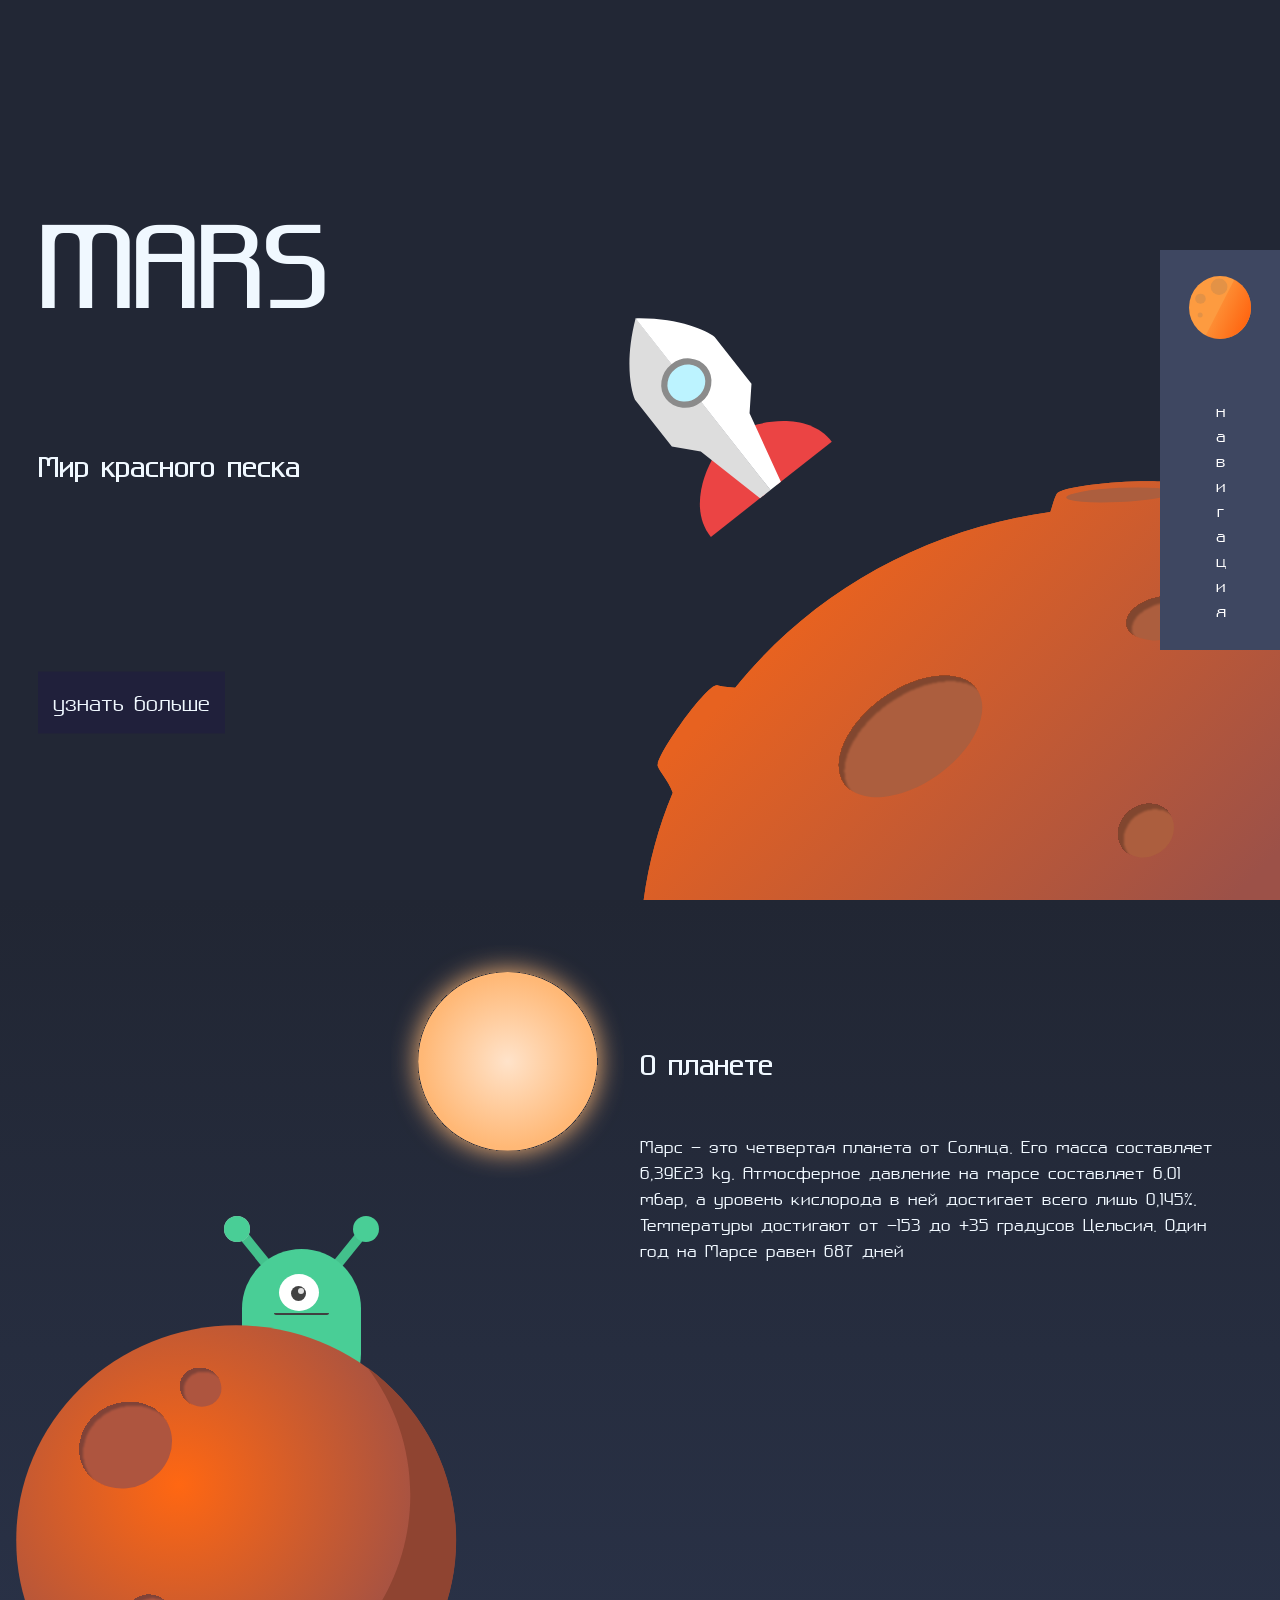
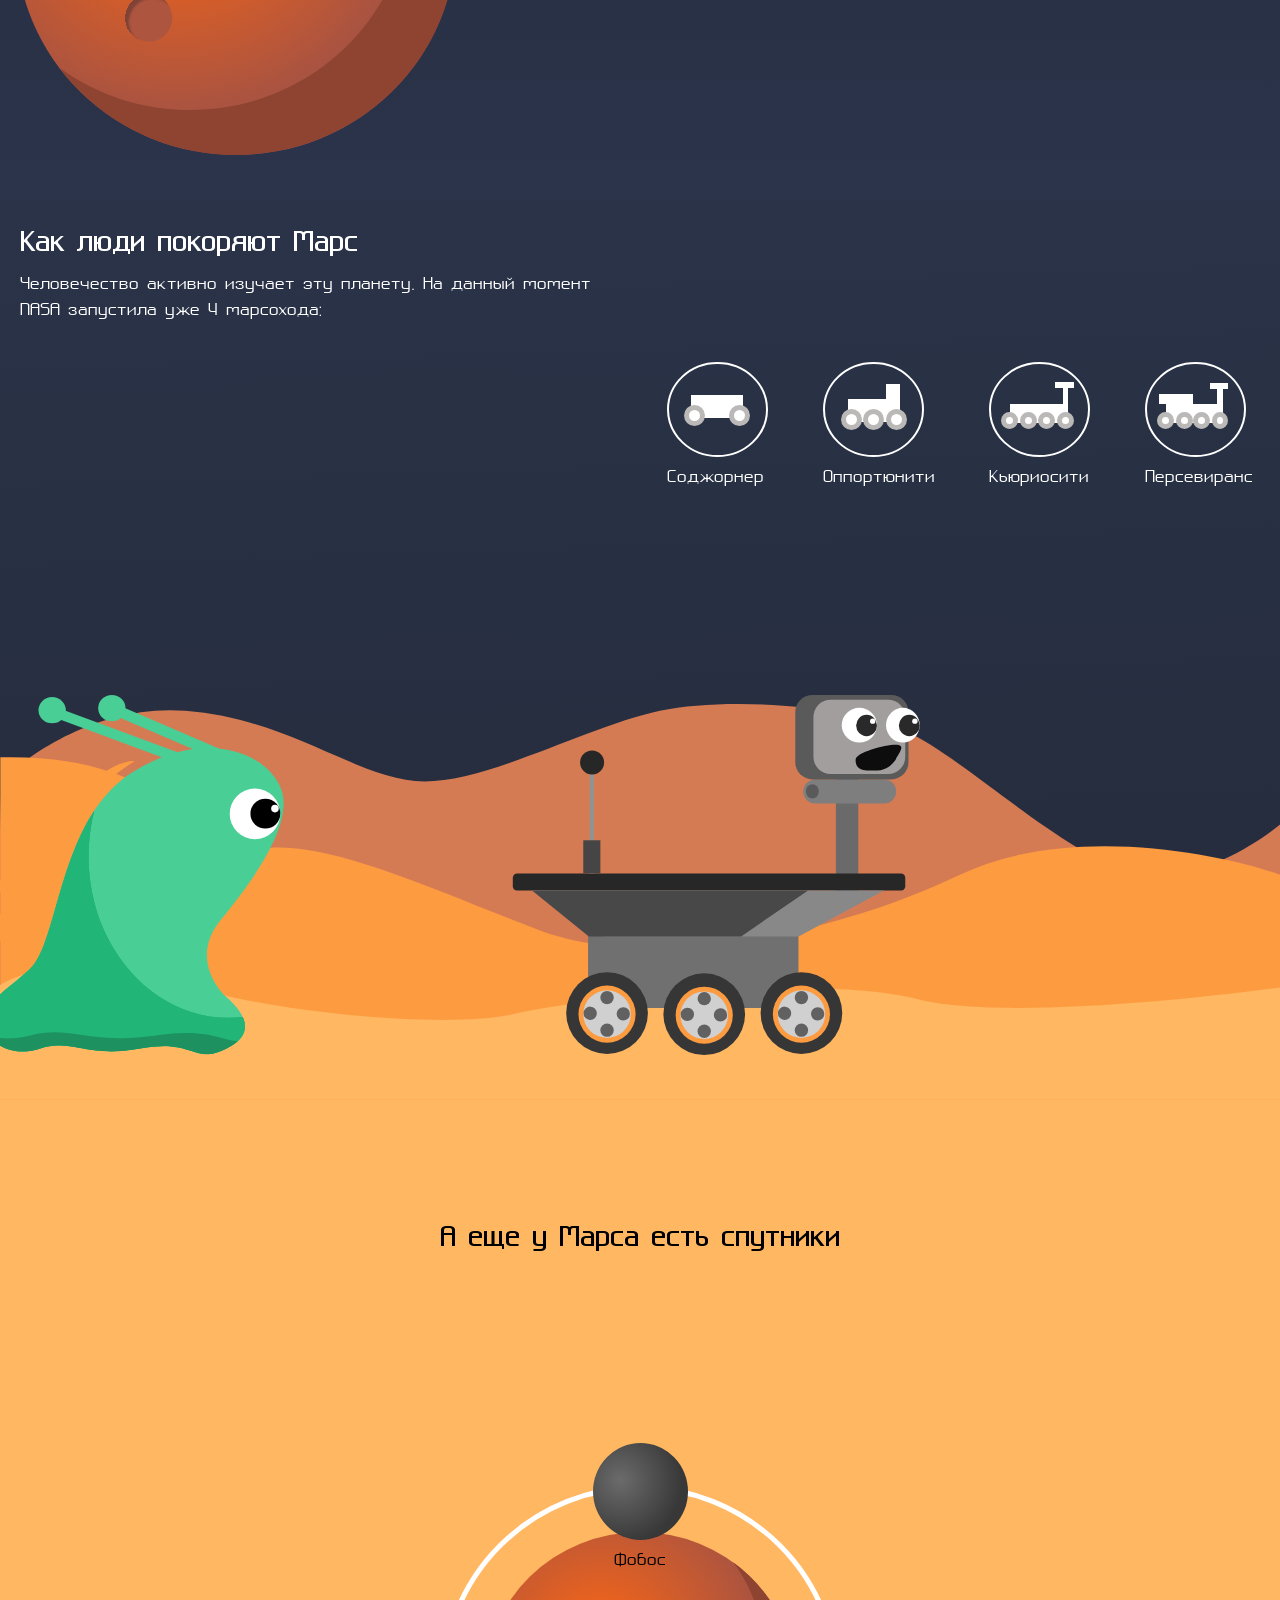
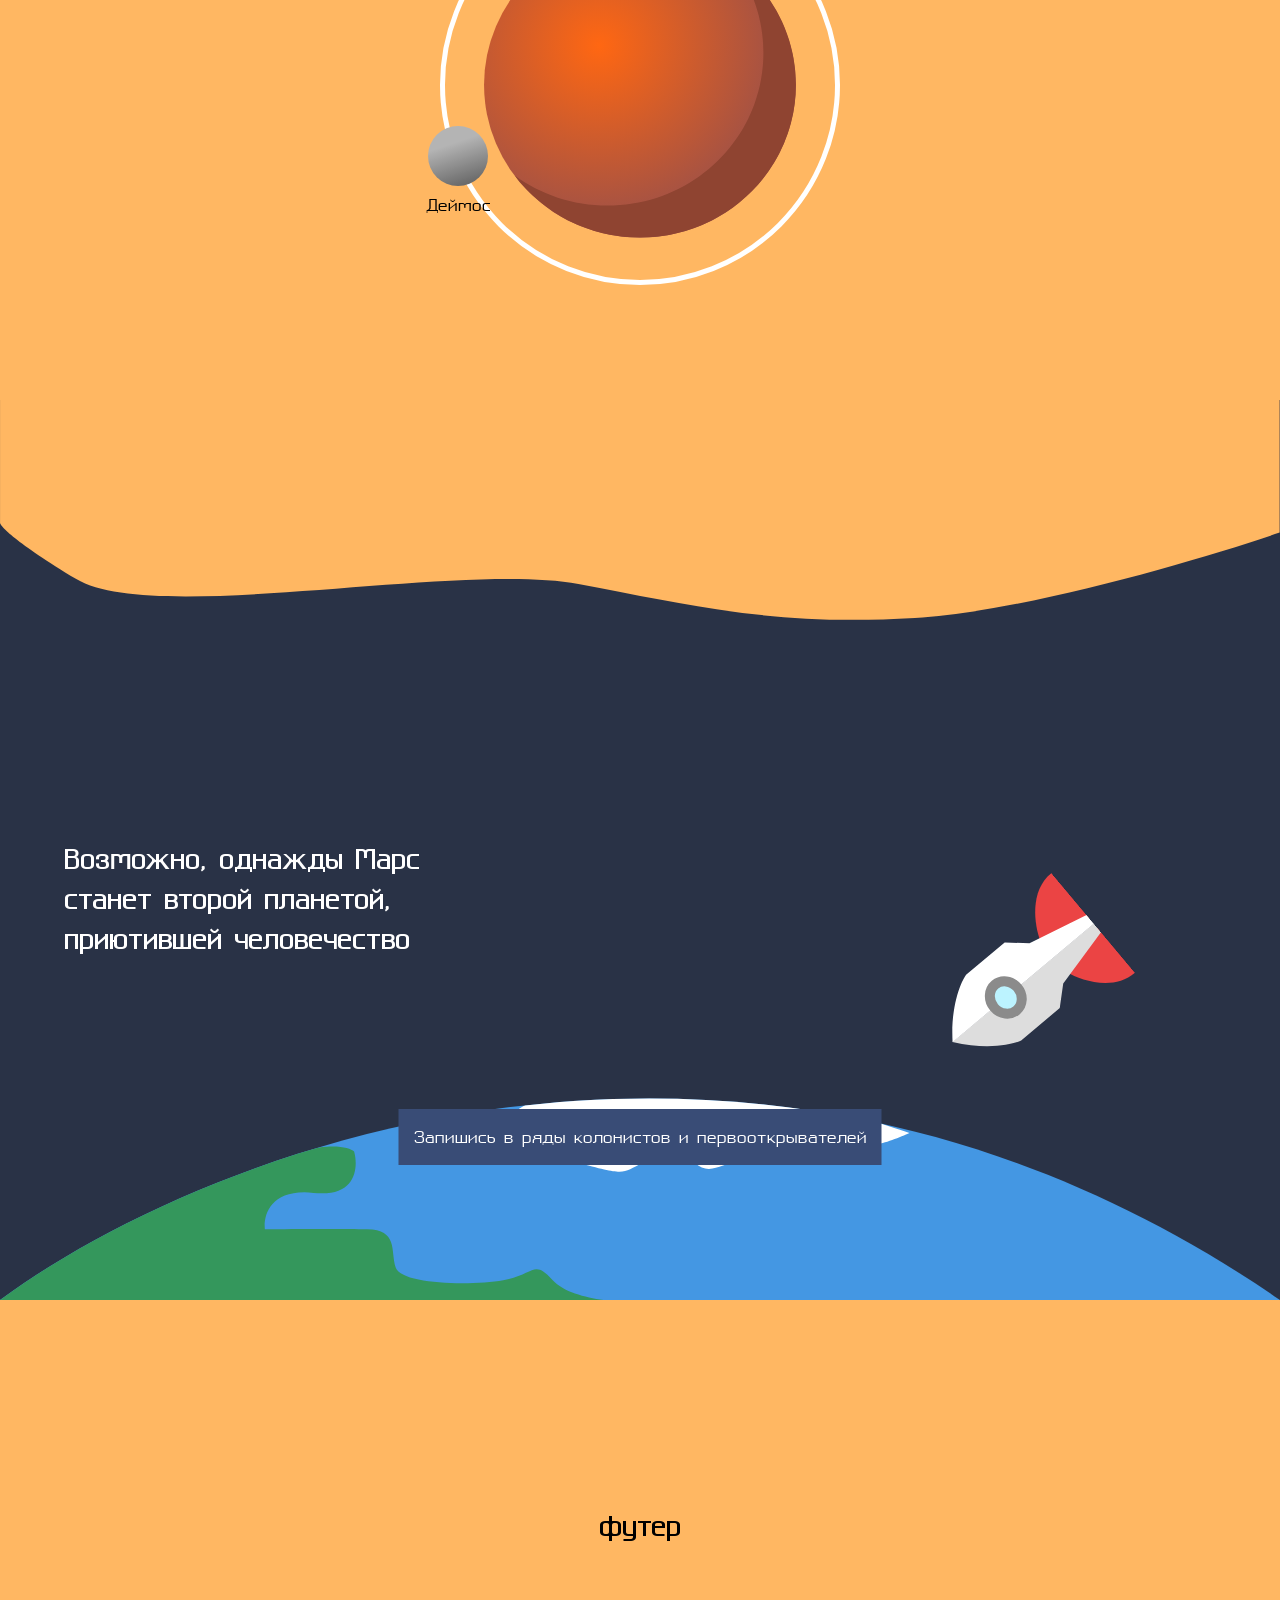
<file: index.html>
<!DOCTYPE html>
<html lang="en">
<head>
    <meta charset="UTF-8">
    <meta name="viewport" content="width=device-width, initial-scale=1.0">
    <link rel="stylesheet" href="style.css">
    <title>Марс</title>
    <link rel="icon" href="img/logo.svg">
</head>
<body>
    <header class="header">
        <div class="header-content">
            <h1 class="header-title">MARS</h1>
            <h2 class="header-subtitle">Мир красного песка</h2>
            <a href="info.html" class="header-link">узнать больше</a>

        </div>
        <img src="img/header-planet.svg" alt="" class="header-planet">
        <img src="img/header-rocket.svg" alt="" class="header-rocket">
    </header>










    <section class="planeta" id="planeta">
        <div class="planeta-left">
            <img src="img/section-2-planets.svg" alt="" class="planeta-planets-img">
            <div class="grinalian"><img src="img/section-2-alien-eye.svg" alt="" class="alien-eye"></div>
        </div>
        <div class="planeta-right">
            <h2 class="planeta-title">О планете</h2>
            <p class="planeta-subtitle">Марс - это четвертая планета от Солнца. Его масса составляет 6,39E23 kg. Атмосферное давление на марсе составляет 6.01 мбар, а уровень кислорода в ней достигает всего лишь 0,145%. Температуры достигают от -153 до +35 градусов Цельсия. Один год на Марсе равен 687 дней</p>
        </div>
    </section>












    
    <section class="spy" id="spy">
        <div class="spy-up">
            <div class="spy-left">
                <h2>Как люди покоряют Марс</h2>
                <p>Человечество активно изучает эту планету. На данный момент NASA запустила уже 4 марсохода:</p>
            </div>
            <div class="spy-right">
                <div class="spy-card"><img src="img/section-3-rover-1-ic.svg" alt="">
                <p>Cоджорнер</p>
                </div>
                <div class="spy-card"><img src="img/section-3-rover-2-ic.svg" alt="">
                <p>Оппортюнити</p>
                </div>
                <div class="spy-card"><img src="img/section-3-rover-3-ic.svg" alt="">
                <p>Кьюриосити</p>
                </div>
                <div class="spy-card"><img src="img/section-3-rover-4-ic.svg" alt="">
                <p>Персевиранс</p>
                </div>
            </div>
        </div>
        <div class="spy-down">
            <img src="img/section-3-alien.svg" alt="" class="spy-alien">
            <img src="img/section-3-rover.svg" alt="" class="spy-spytnik">
        </div>
    </section>



















    <nav class="nav">
        <div class="nav-left">
            <a href="#"><img src="img/logo.svg" alt="" class="nav-left-img"></a>
            <p class="nav-left-p">навигация</p>
        </div>
        <div class="nav-right">
            <a href="#planeta" class="nav-right-a">о планете</a>
            <a href="#cosmos" class="nav-right-a">об изучении</a>
            <a href="#spy" class="nav-right-a">о спутниках</a>
            <a href="#marshuman" class="nav-right-a">о колонизации</a>
        </div>
    </nav>








    <section class="cosmos" id="cosmos">
        <h2>А еще у Марса есть спутники</h2> 
        <div class="cosmos-circle">
            <img  class="cosmos-mars" src="img/section-4-mars.svg" alt="">
            <div class="phobos">
                <img src="img/section-4-phobos.svg" alt="">
                <p>Фобос</p>
            </div>
            <div class="deimos">
                <img src="img/section-4-deimos.svg" alt="">
                <p>Деймос</p>
            </div>
        </div>

    </section>











<section class="marshuman" id="marshuman">
        <h2 class="marshuman-h2">Возможно, однажды Марс станет второй планетой, приютившей человечество</h2>
    <img class="marshuman-rocket" src="img/section-5-rocket.svg" alt="">
    <img class="marshuman-top" src="img/section-5-bg-top.svg" alt="">
    <img class="marshuman-bottom" src="img/section-5-bg-bottom-earth.svg" alt="">
    <a class="marshuman-a" href="info.html">Запишись в ряды колонистов и первооткрывателей</a>

</section>















<footer class="footer">
    <h2 class="fyter">футер</h2>
</footer>





</body>
</html>
</file>
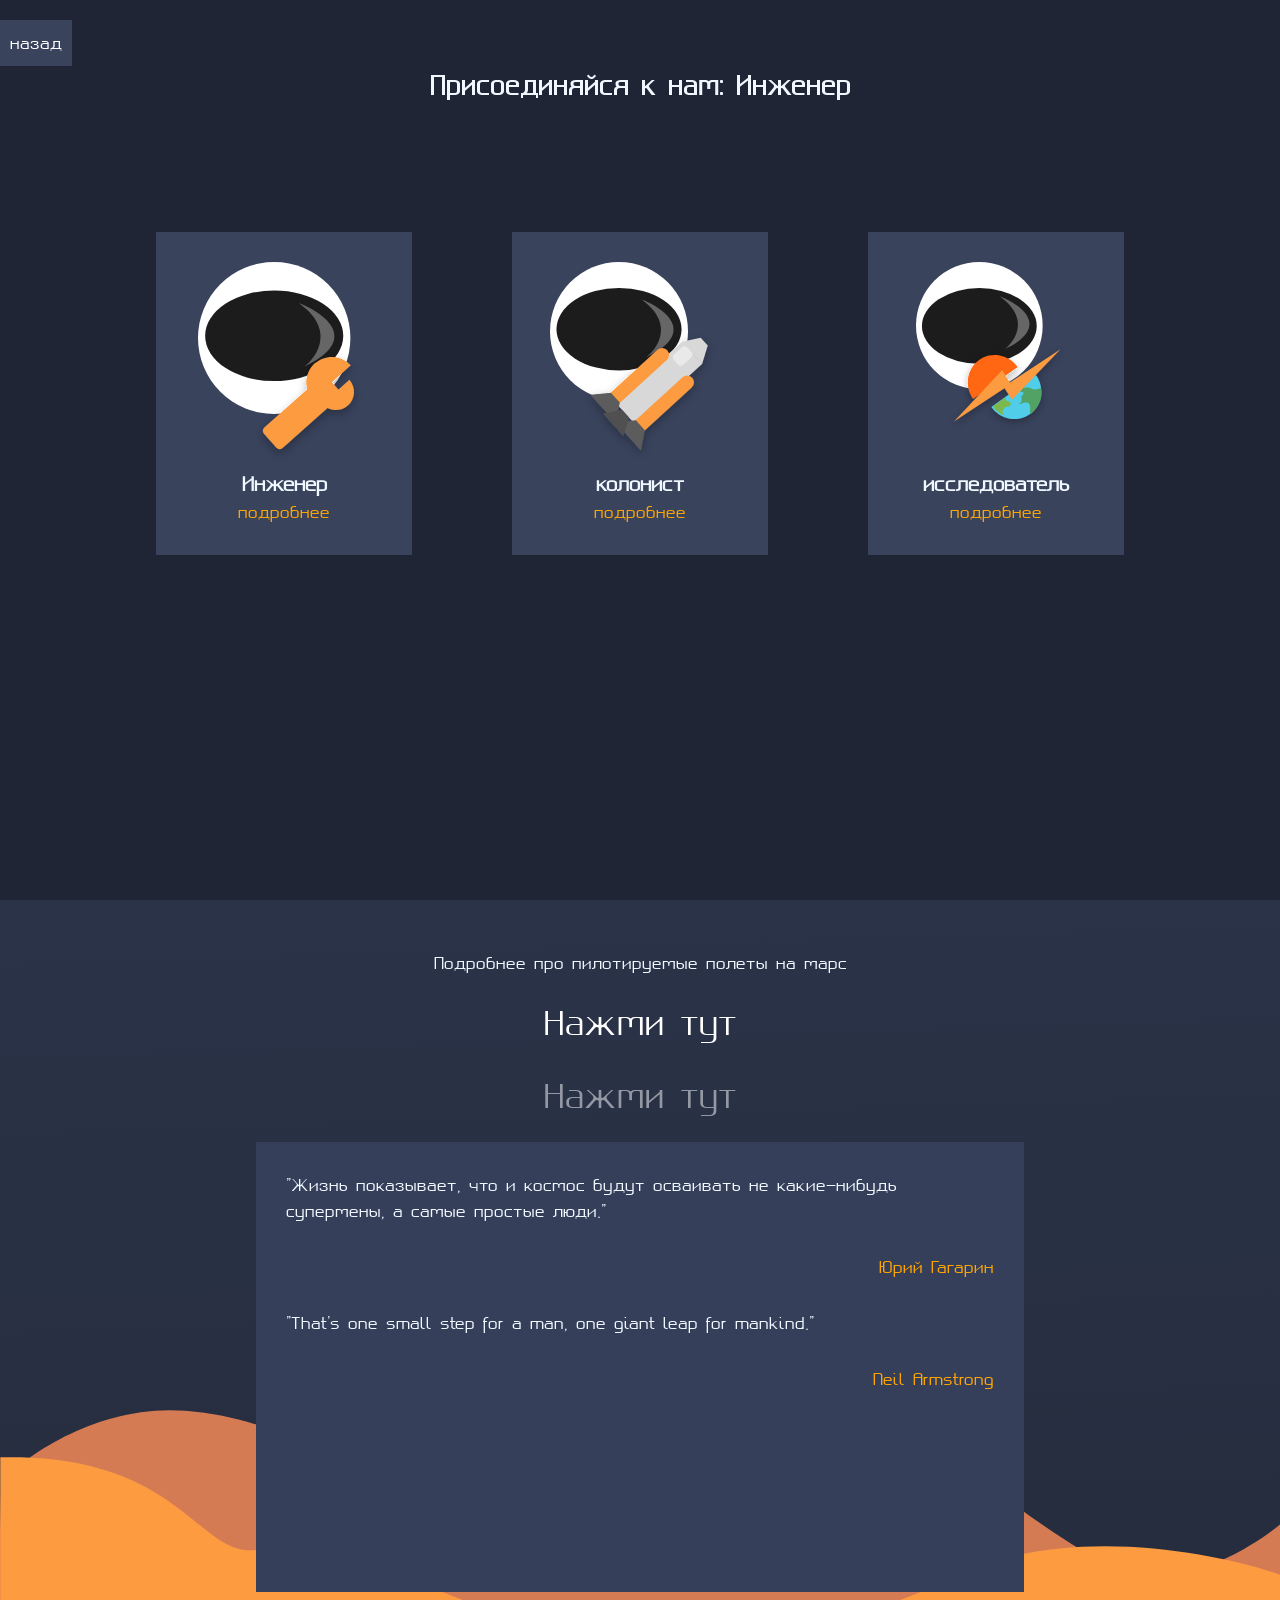
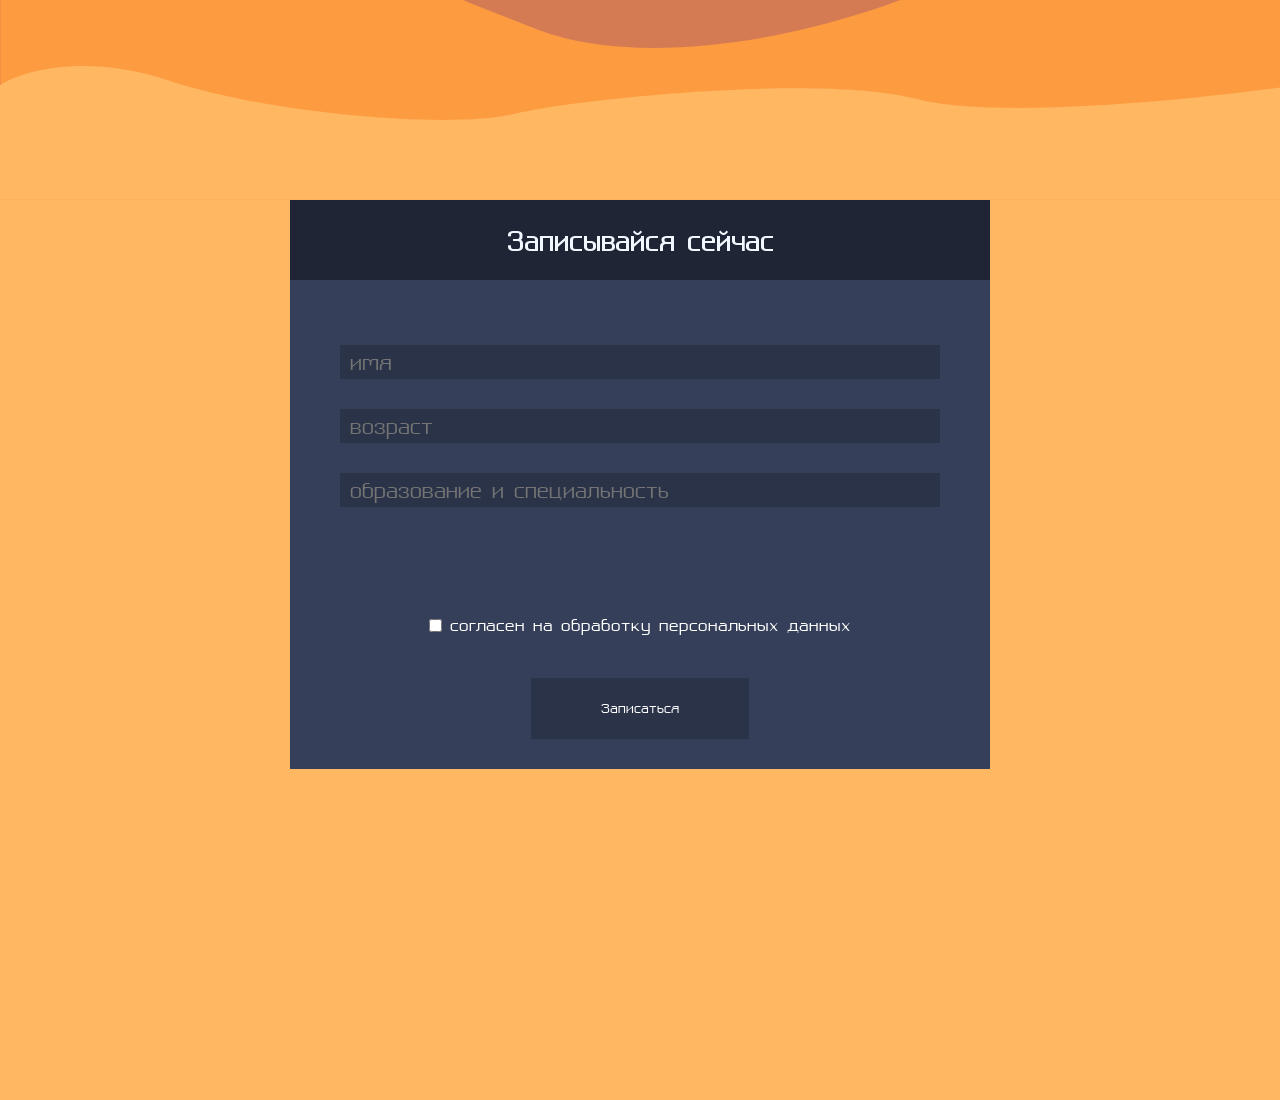
<file: info.html>
<!DOCTYPE html>
<html lang="en">
<head>
    <meta charset="UTF-8">
    <meta name="viewport" content="width=device-width, initial-scale=1.0">
    <title>Марс</title>
    <link rel="icon" href="img/logo.svg">
    <link rel="stylesheet" href="info style.css">
</head>
<body>
    <header class="header">
        <h2 class="header-h2">Присоединяйся к нам: Инженер</h2>
        <a class="header-a" href="index.html">назад</a>
        <div class="cards">
            <div class="card">
                <img class="card-img" src="img/Group 32.svg" alt="">
                <h3 class="card-h3">Инженер</h3>
                <p class="card-p">подробнее</p>
            </div>
            <div class="card">
                <img class="card-img" src="img/Group 33.svg" alt="">
                <h3 class="card-h3">колонист</h3>
                <p class="card-p">подробнее</p>
            </div>
            <div class="card">
                <img class="card-img" src="img/Group 34.svg" alt="">
                <h3 class="card-h3">исследователь</h3>
                <p class="card-p">подробнее</p>
            </div>

        </div>

    </header>

    <section class="fly">
        <p class="fly-p">Подробнее про пилотируемые полеты на марс</p>
        <a class="fly-link" href="https://ru.wikipedia.org/wiki/%D0%9C%D0%B0%D1%80%D1%81">Нажми тут</a>
        <a class="fly-linkk" href="https://ru.wikipedia.org/wiki/%D0%9C%D0%B0%D1%80%D1%81">Нажми тут</a>
        <div class="fly-astronaut">
            <p class="astronaut-p"> "Жизнь показывает, что и космос будут осваивать не какие-нибудь супермены, а самые простые люди."</p>
            <p class="astronaut-human">Юрий Гагарин</p>
            <p class="astronaut-p"> "That's one small step for a man, one giant leap for mankind."</p>
            <p class="astronaut-human">Neil Armstrong </p>
        </div>

    </section>


    <footer class="footer">
        <form class="form" action="">
            <h2 class="form-h2">Записывайся сейчас</h2>
            <div class="form-body">
                <input class="body-info" type="text" placeholder="имя">
                <input class="body-info" type="text" placeholder="возраст">
                <input class="body-info" type="text" placeholder="образование и специальность">
            </div>
            <div class="form-agree">
                <input class="agree-input" type="checkbox" id="checkbox">
                <label class="agree-label" for="checkbox">согласен на обработку персональных данных</label>
            </div>
            <button class="button">Записаться</button>

        </form>
    </footer>

    
</body>
</html>
</file>
<file: style.css>
@font-face {
    font-family: "Gputeks123";
    src: url("font/Gputeks-Regular.woff2") format("woff2"),
           url("font/Gputeks-Regular.woff") format("woff");
   }

*{
    font-family: Gputeks123;
    margin: 0;
    padding: 0;
    box-sizing: border-box;
}
html{
    scroll-behavior: smooth;
}
.header {
    height: 100vh;
    position: relative;
    background-color: #222735;
}
.header-content {
    position: absolute;
    top: 50%;
    left: 3%;
    transform: translateY(-50%);
}
.header-title {
    color: aliceblue;
    margin-bottom: 100px;
    font-size: 100px;
}
.header-subtitle {
    color: aliceblue;
    margin-bottom: 200px;
}
.header-link {
    color: aliceblue;
    background-color: rgb(32, 32, 59);
    text-decoration: none;
    font-size: 20px;
    padding: 15px;
}
.header-planet {
    width: 50%;
    position: absolute;
    right: 0;
    bottom: 0;
}
.header-rocket {
    animation: rocket 10s ease 1;
    position: absolute;
    width: 20%;
    left: 45%;
    top: 30%;
}









.planeta {
    display: flex;
    background: linear-gradient(0deg, #2B344B 0%, #212633 100%);
    height: 100vh;
}
.planeta-left {
    position: relative;

    width: 50%;
}
.planeta-planets-img {
    position: absolute;
    height: 90%;
    top: 50%;
    left: 50%;
    transform: translate(-50%,-50%);
    z-index: 100;
}
.grinalian {
    background: url(img/section-2-alien.svg);
    width: 155px;
    height: 197px;
    position: absolute;
    left: 35%;
    bottom: 43%;
    animation: grinalian 7s ease infinite;

}
.planeta-right {
    padding-right: 5%;
    width: 50%;
}
.planeta-title {
    margin-top: 25%;
    color: aliceblue;
}
.planeta-subtitle {
    margin-top: 50px;
    color: aliceblue;
}
.alien-eye{
    animation: alien-eye 2s linear infinite;
    position: absolute;
    left: 43%;
    bottom: 57%;
}










.spy{
    height: 100vh;
    background: url("img/section-3-bg.svg") bottom/100% no-repeat, 
    linear-gradient(358.26deg, #242A3A -2.15%, #2A3348 98%);
    color: white;
}

.spy-up {
    display: flex;
    height: 50%;
}
.spy-left {
    width: 50%;
    padding: 20px;
}
.spy-left h2{
    padding-bottom: 10px;
}
.spy-right {
    display: flex;
    width: 50%;
    justify-content: space-around;
    align-items: center;
}
.spy-card {
}
.spy-down {
    position: relative;
    height: 50%;
}
.spy-down img{
    height: 80%;
}
.spy-alien {
    animation: alien 10s linear infinite;
    position: absolute;
    top: 10%;
    left: 0;
}
.spy-spytnik {
    animation: spytnik 10s linear infinite ;
    position: absolute;
    top: 10%;
    left: 40%;
}















.nav {
    z-index: 1000;
    color: white;
    background-color: #3E4761;
    width: 360px;
    height: 400px;
    display: flex;
    position: fixed;
    right: -240px;
    top: 50%;
    transform: translateY(-50%);
    transition: 1s;
}
.nav-left {
    display: flex;
    flex-direction: column;
    align-items: center;
    justify-content: space-around;
    text-align: center;
    width: 120px;
}
.nav-left-img {
    width: 80%;
}
.nav-left-p {
    writing-mode: vertical-lr;
    text-orientation: upright;
}
.nav-right {
    display: flex;
    flex-direction: column;
    align-items: center;
    justify-content: center;
    width: 240px;
}
.nav-right-a {
    padding: 10px 0px;
    text-decoration: none;
    color: white;
    font-size: 20px;
}
.nav:hover{
    right: 0;
    transition: 1s;

}











.marshuman {
    height: 100vh;
    background-color: #293246;
    position: relative;
}
.marshuman-h2 {
    color:  white;
    z-index: 100;
    position: absolute;
    bottom: 38%;
    left: 5%;
    width: 30%;
}
.marshuman-rocket {
    z-index: 100;
    position: absolute;
    bottom: 25%;
    right: 15%;
    transform: rotate(-130deg);
}
.marshuman-top {
    width: 100%;
    position: absolute;
}
.marshuman-bottom {
    position: absolute;
    bottom: 0%;
    width: 100%;
}
.marshuman-a {
    position: absolute;
    z-index: 150;
    bottom: 15%;
    left: 50%;
    transform: translateX(-50%);
    background-color: #394C76;
    padding: 15px;
    color: white;
    text-decoration: none;
}



















.cosmos {
    display: flex;
    flex-direction: column;
    justify-content: space-around;
    align-items: center;
    background-color: #FFB762;
    height: 100vh;
}
.cosmos-circle {
    display: flex;
    flex-direction: column;
    justify-content: center;
    align-items: center;
    width: 400px;
    height: 400px;
    border: 5px solid white;
    border-radius: 50%;
    position: relative;
    animation: cosmos 10s linear infinite;
}
.cosmos-mars{
    width: 80%;

}
.phobos{
    animation: cosmos-planeti 10s linear infinite;
    position: absolute;
    text-align: center;
    top: -12%;

}
.deimos {
    animation: cosmos-planeti 10s linear infinite;
    bottom: 16%;
    left: -5%;
    position: absolute;
    text-align: center;
}










.footer {
    background-color: #FFB762;
    height: 50vh;
    display: flex;
    justify-content: center;
    align-items: center;

}
.fyter {


}
















@keyframes alien-eye{
    0%{
        left: 40%;
    }
    50%{
        left: 46%;
    }
    100%{
        left: 40%;
    }

}

@keyframes grinalian{
    0%{
        bottom: 43%;
    }
    50%{
        bottom: 15%;
    }
    100%{
        bottom: 43%;
    }
}





@keyframes rocket{
    0%{
        top: 100%;
        left: 0%;
        transform: rotate(90deg);
    }
    50%{
        top: 5%;
        left: 40%;
        transform: rotate(45deg);


    }
    100%{
        top: 30%;
        left: 45%;
        transform: rotate(0);

    }
}
@keyframes spytnik{
    0%{
        left: 30%;
        transform: rotateY(180deg);
    }
    15%{
        left: 75%;
        transform: rotateY(0);
    }
    30%{
        left: 20%;
        transform: rotateY(0);
    }
    45%{
        left:75% ;
        transform: rotateY(0);
    }
    60%{
        left: 40%;
        transform: rotateY(180deg);
    }
    80%{
        left: 40%;
        transform: rotateY(180deg);
    }
    100%{
        left: 130%;
        transform: rotateY(180deg);
    }


}
@keyframes alien {
    0%{
        left: -20%;

    }
    20%{
        left: -20%;

    }
    85%{
        left: 30%;
    }
    100%{
        left: 120%;
    }
    
}

@keyframes cosmos{
    0%{
        transform: rotate(0);
    }
    100%{
        transform: rotate(360deg);
    }
}
@keyframes cosmos-planeti{
    0%{
        transform: rotate(0);
    }
    100%{
        transform: rotate(-360deg);
    }
}
</file>
<file: info style.css>
@font-face {
    font-family: "Gputeks123";
    src: url("font/Gputeks-Regular.woff2") format("woff2"),
           url("font/Gputeks-Regular.woff") format("woff");
   }

*{
    font-family: Gputeks123;
    margin: 0;
    padding: 0;
    box-sizing: border-box;
}
html{
    scroll-behavior: smooth;
}



.header {
    padding-top:5% ;
    height: 100vh;
    background-color: #202535;
}
.header-a{
    text-decoration: none;
    background-color: #39435C;
    position: fixed;
    padding: 10px;
    color: white;
    top: 20px;
    left: 0;
}

.cards {
    display: flex;
    justify-content: center;
    align-items: center;
}
.card {
    padding: 30px 10px;
    text-align: center;
    margin-top: 10%;
    margin-left:50px ;
    margin-right: 50px;
    background-color: #39435C;
    width: 20%;
    height: 40%;
    transition: 0.2s;
}
.card-img {
    height: 200px;
}
.card-h3 {
    color: aliceblue;
}
.card-p {
    color: orange;
}
.header-h2 {
    text-align: center;
    color: aliceblue;
}

.card:hover{
    border: 2px solid white;
    transform: scale(1.03);
}









.fly {
    background-color: #202535;
    height: 100vh;
    background: url("img/section-3-bg.svg") bottom/100% no-repeat, 
    linear-gradient(358.26deg, #242A3A -2.15%, #2A3348 98%);
    
}
.fly-link {
    text-decoration: none;
    color: white;
    font-size: 32px;
    
}
.fly-linkk {
    text-decoration: none;
    color: white;
    font-size: 32px;
    opacity: 0.5;
}
.fly-astronaut {
    margin: auto;
    height: 50%;
    width: 60%;
    background-color: #353F5A;
    padding: 30px;
}
.astronaut-p {
    color: aliceblue;
}
.astronaut-human {
    color: orange;
    text-align: right;
    margin: 30px 0;
}

.fly-p{
    padding-top: 50px ;
    color: aliceblue;
    text-align: center;
}
.fly a{
    margin: 20px;
    display: block;
    text-align: center;
}












.footer {
    height: 100vh;
    text-align: center;
    background-color: #FFB762;
}
.form {
    margin: auto;
    width: 700px;
    background-color: #353F5A;
}
.form-h2 {
    background-color: #202535;
    color: aliceblue;
    padding: 20px;
}
.form-body {
    padding: 50px;
}
.body-info {
    color: white;
    font-size: 20px;
    margin: 15px 0;
    width: 100%;
    padding-left: 10px;
    background-color: #2A3348;
    border: none;
    outline: orange;
}
.form-agree {
    margin: 40px 0;
    color: white;
}
.agree-input {
    
}
.agree-label {
}
.button {
    background-color: #2A3348;
    border: none;
    color: white;
    padding: 20px 70px;
    margin-bottom: 30px;
}
</file>
